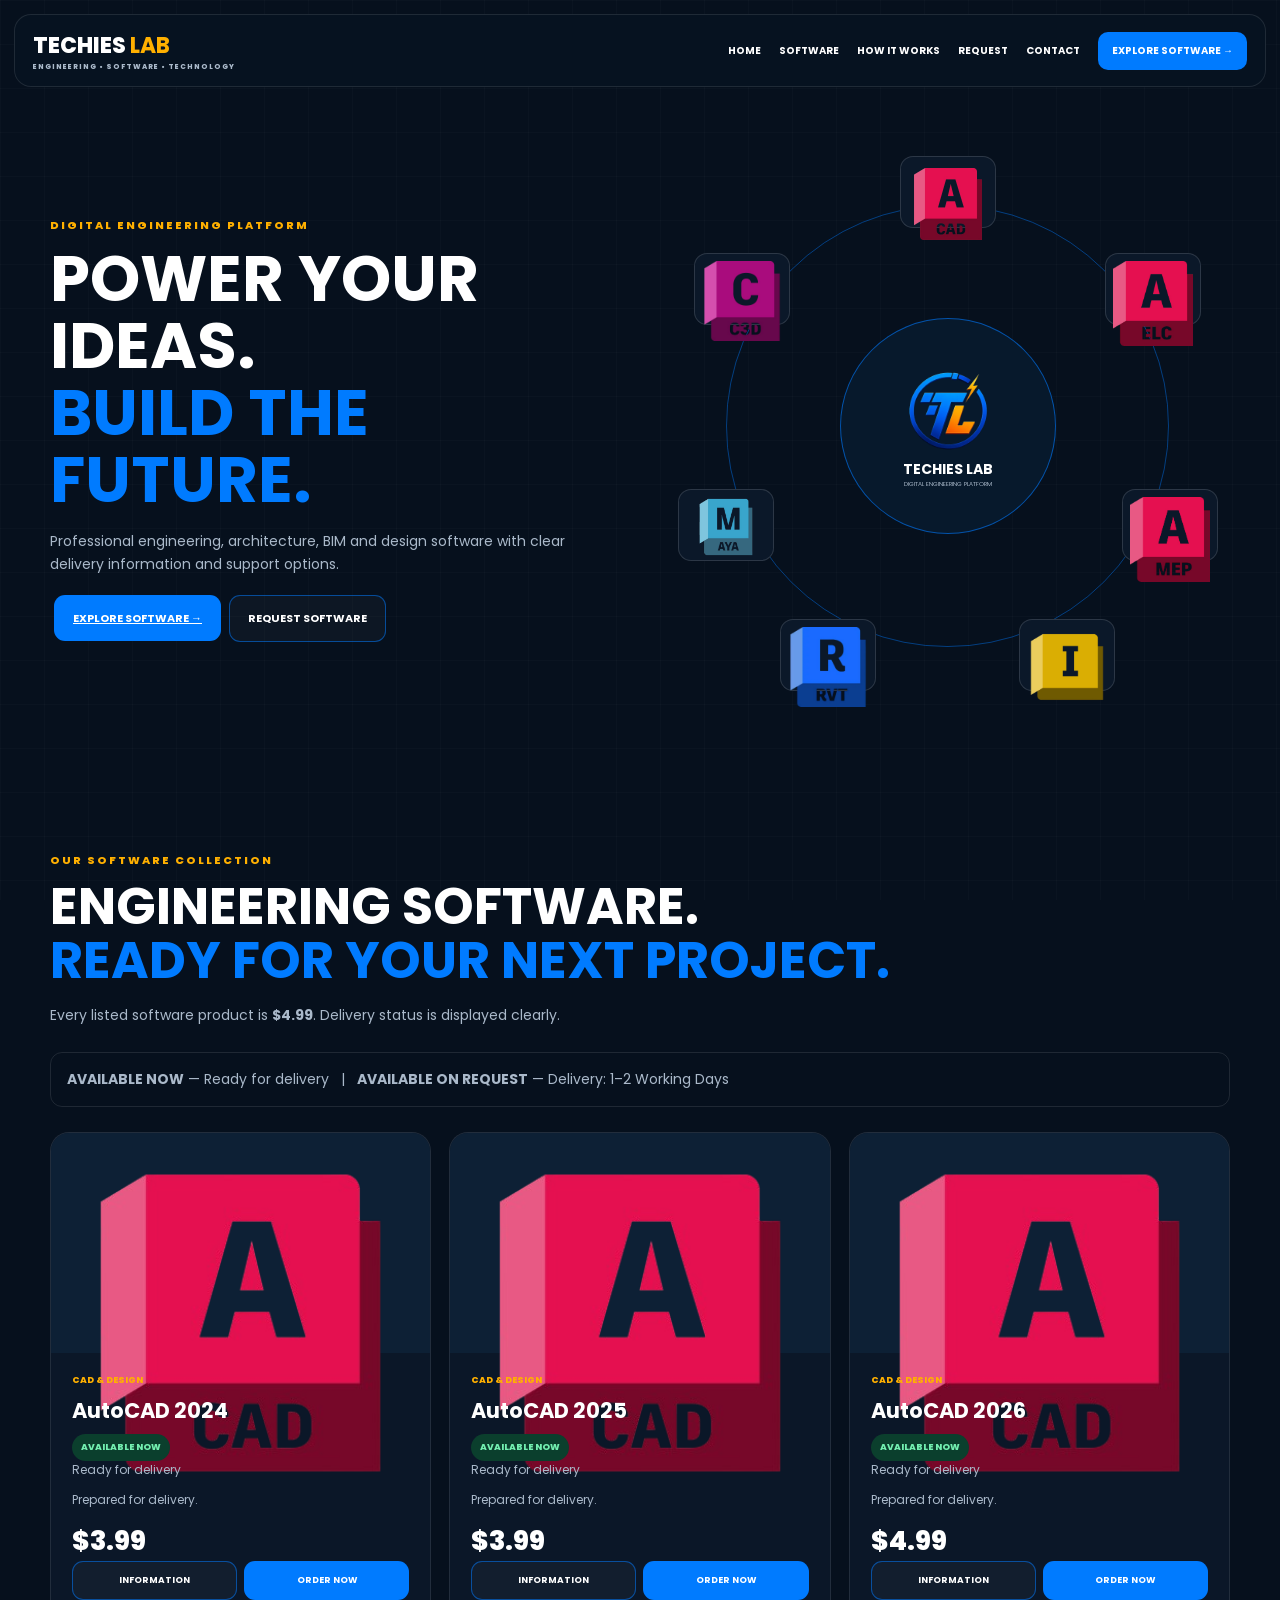
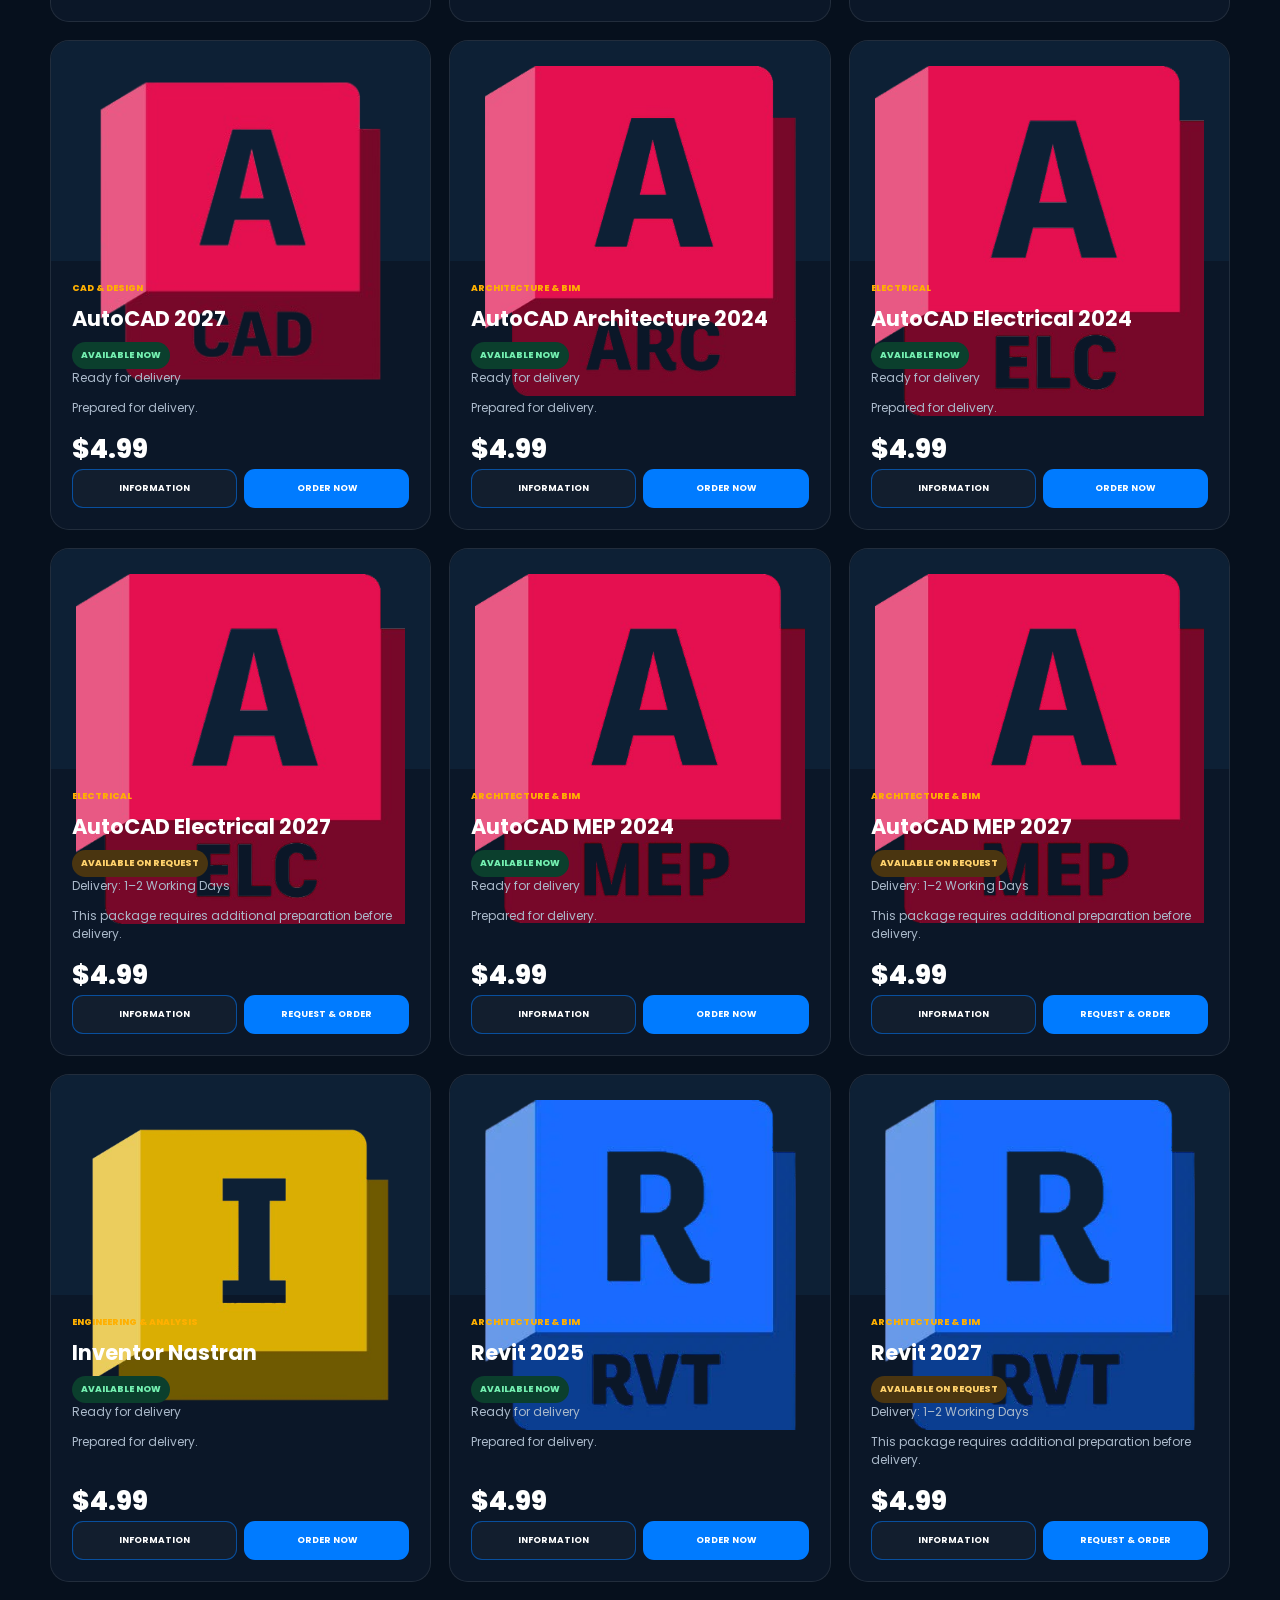
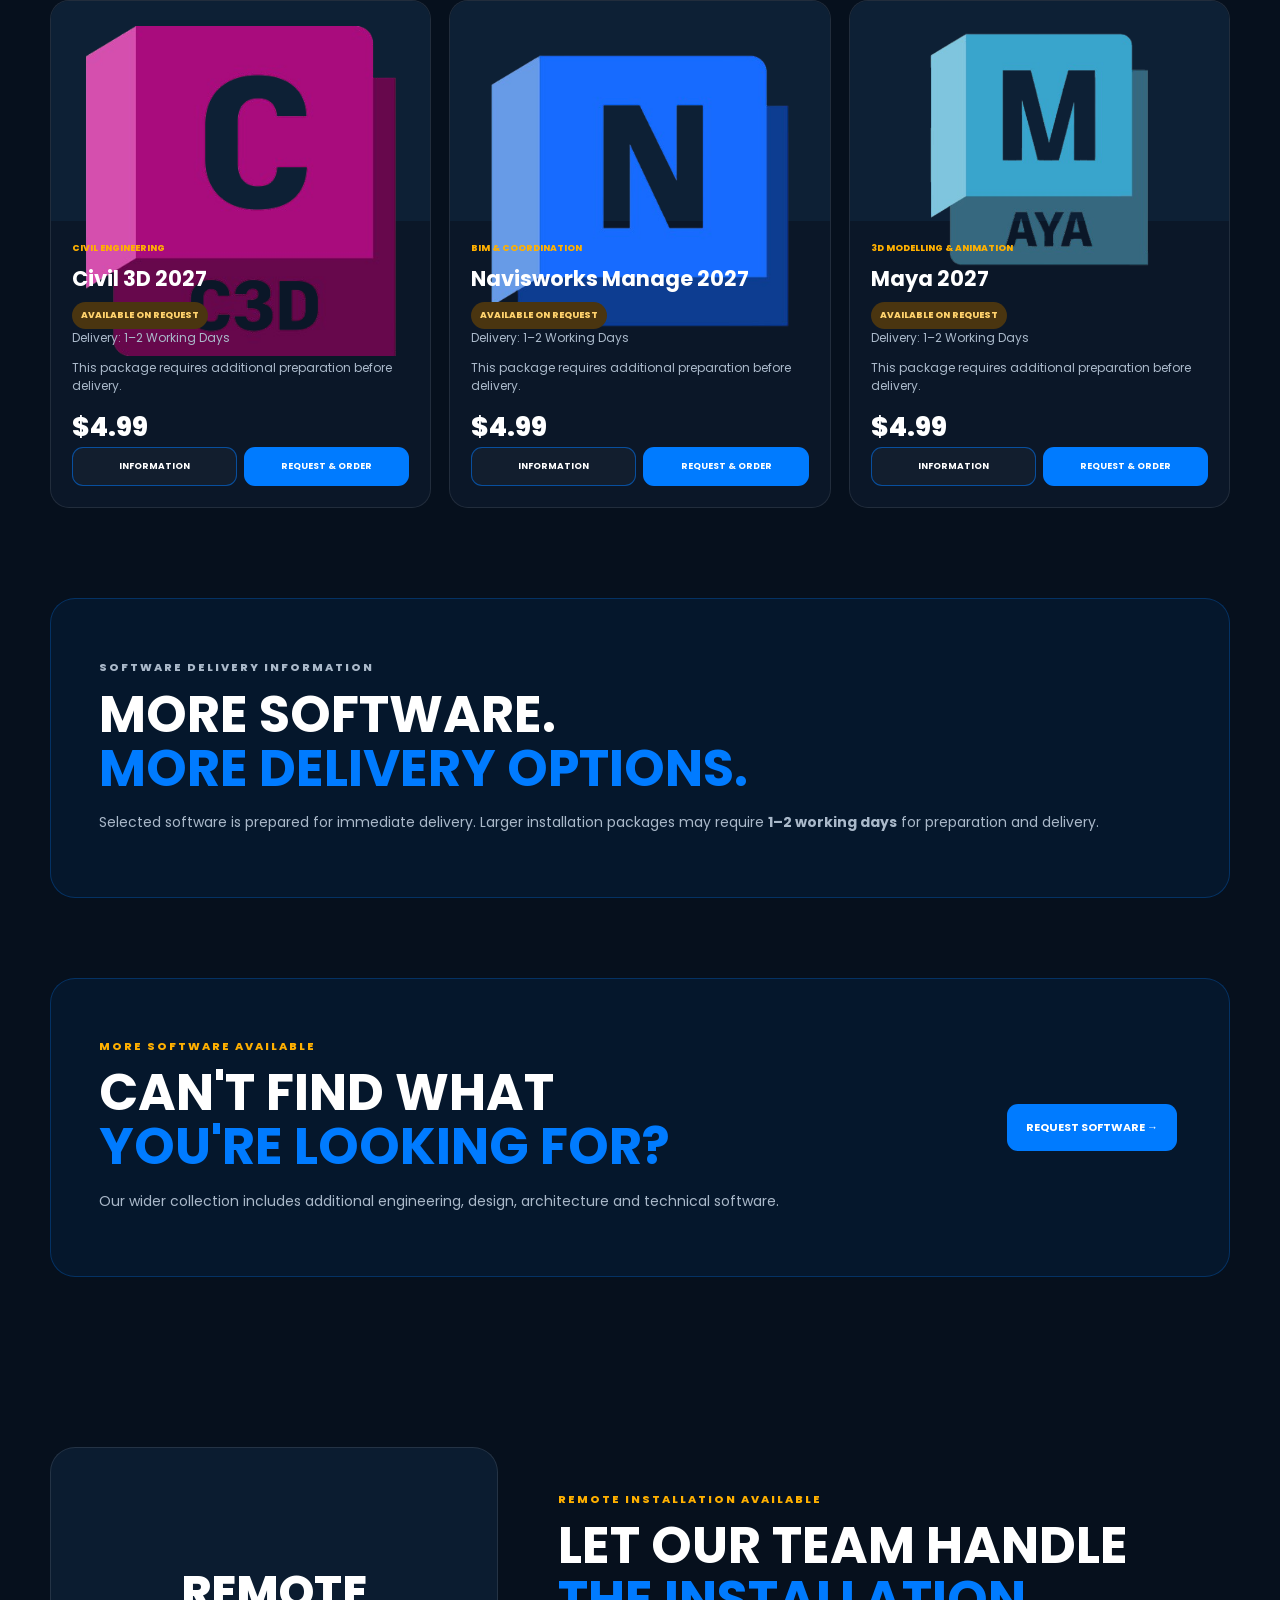
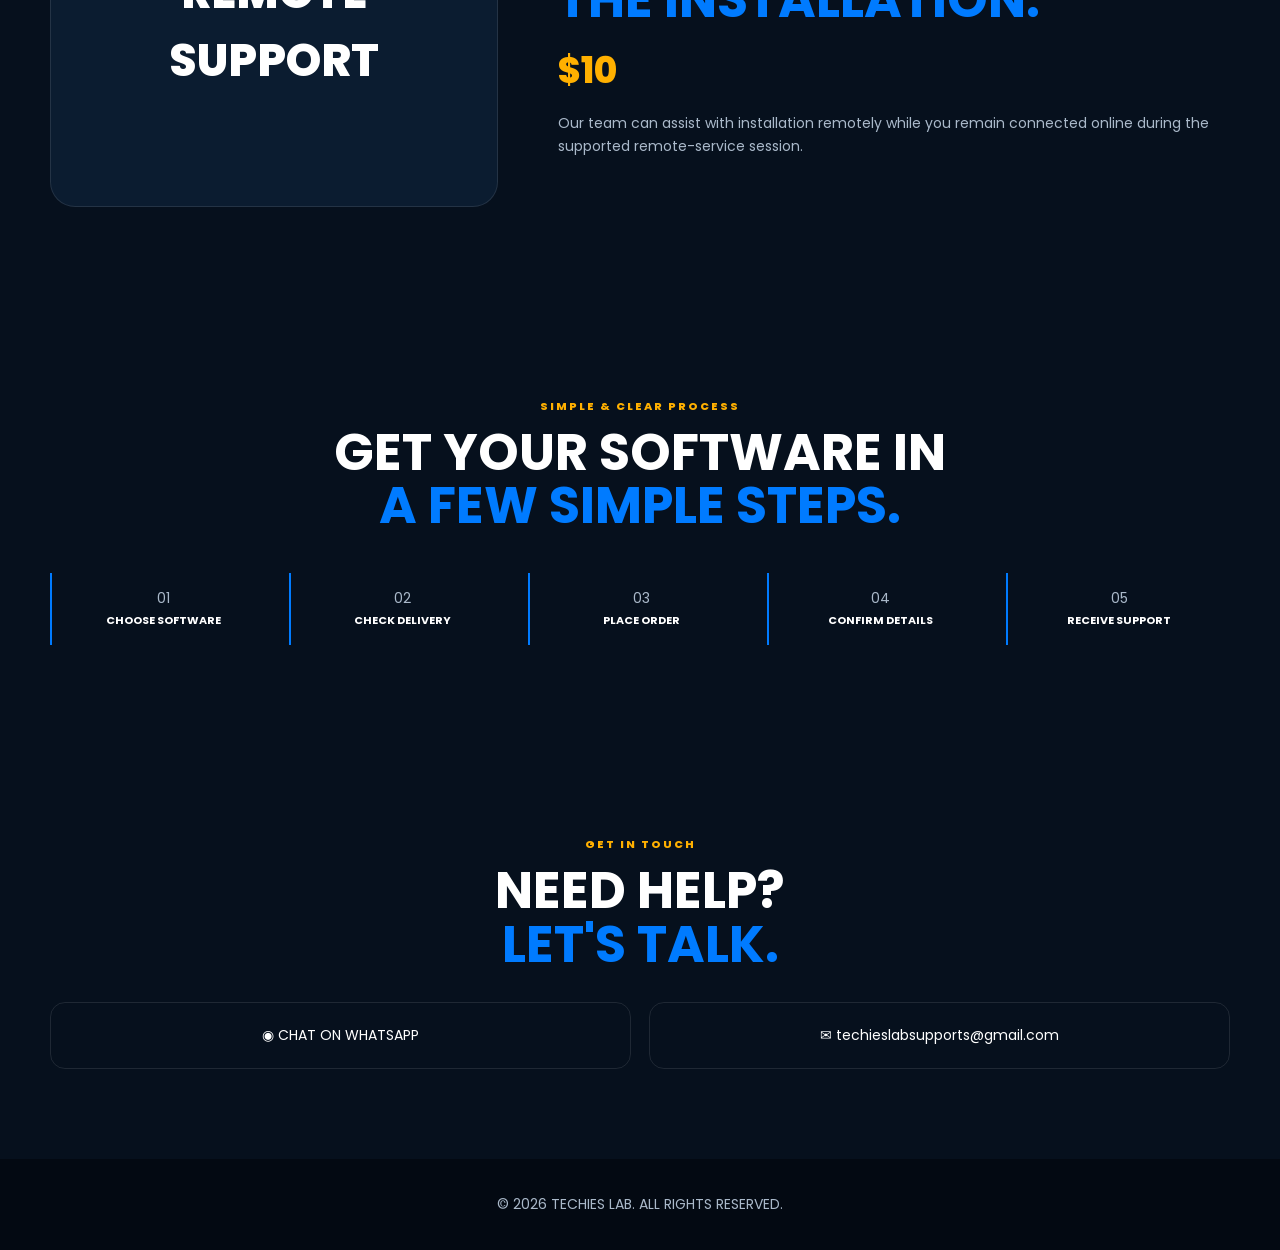
<file: index.html>
<!doctype html><html><head><meta charset="utf-8"><meta name="viewport" content="width=device-width,initial-scale=1"><title>Techies Lab</title><link rel="stylesheet" href="style.css"></head><body>
<header><div class="brand">TECHIES <b>LAB</b><small>ENGINEERING • SOFTWARE • TECHNOLOGY</small></div><nav id="nav"><a href="#home">HOME</a><a href="#software">SOFTWARE</a><a href="#how">HOW IT WORKS</a><a href="#request">REQUEST</a><a href="#contact">CONTACT</a><a class="cta" href="#software">EXPLORE SOFTWARE →</a></nav><button id="menu">☰</button></header>
<main id="home"><section class="hero wrap"><div><p class="eyebrow">DIGITAL ENGINEERING PLATFORM</p><h1>POWER YOUR IDEAS.<br><em>BUILD THE FUTURE.</em></h1><p class="muted">Professional engineering, architecture, BIM and design software with clear delivery information and support options.</p><a class="btn primary" href="#software">EXPLORE SOFTWARE →</a><button class="btn secondary" onclick="openRequest()">REQUEST SOFTWARE</button></div>
<div class="orbit"><div class="ring"></div><div class="core"><img src="assets/logos/techies-lab-logo.png" onerror="this.style.display='none'"><strong>TECHIES LAB</strong><small>DIGITAL ENGINEERING PLATFORM</small></div>
<div class="orb a"><img src="assets/logos/autocad.png" onerror="this.replaceWith(document.createTextNode('AutoCAD'))"></div><div class="orb b"><img src="assets/logos/electrical.png" onerror="this.replaceWith(document.createTextNode('Electrical'))"></div><div class="orb c"><img src="assets/logos/mep.png" onerror="this.replaceWith(document.createTextNode('MEP'))"></div><div class="orb d"><img src="assets/logos/inventor.png" onerror="this.replaceWith(document.createTextNode('Inventor'))"></div><div class="orb e"><img src="assets/logos/revit.png" onerror="this.replaceWith(document.createTextNode('Revit'))"></div><div class="orb f"><img src="assets/logos/maya.png" onerror="this.replaceWith(document.createTextNode('Maya'))"></div><div class="orb g"><img src="assets/logos/civil3d.png" onerror="this.replaceWith(document.createTextNode('Civil 3D'))"></div></div></section>
<section id="software" class="wrap section"><p class="eyebrow">OUR SOFTWARE COLLECTION</p><h2>ENGINEERING SOFTWARE.<br><em>READY FOR YOUR NEXT PROJECT.</em></h2><p class="muted">Every listed software product is <b>$4.99</b>. Delivery status is displayed clearly.</p><div class="notice"><b>AVAILABLE NOW</b> — Ready for delivery &nbsp; | &nbsp; <b>AVAILABLE ON REQUEST</b> — Delivery: 1–2 Working Days</div><div id="products"></div></section>
<section class="wrap delivery"><p class="eyebrow">SOFTWARE DELIVERY INFORMATION</p><h2>MORE SOFTWARE.<br><em>MORE DELIVERY OPTIONS.</em></h2><p>Selected software is prepared for immediate delivery. Larger installation packages may require <b>1–2 working days</b> for preparation and delivery.</p></section>
<section id="request" class="wrap request"><div><p class="eyebrow">MORE SOFTWARE AVAILABLE</p><h2>CAN'T FIND WHAT<br><em>YOU'RE LOOKING FOR?</em></h2><p class="muted">Our wider collection includes additional engineering, design, architecture and technical software.</p></div><button class="btn primary" onclick="openRequest()">REQUEST SOFTWARE →</button></section>
<section class="wrap remote section"><div class="visual">REMOTE<br>SUPPORT</div><div><p class="eyebrow">REMOTE INSTALLATION AVAILABLE</p><h2>LET OUR TEAM HANDLE<br><em>THE INSTALLATION.</em></h2><div class="remoteprice">$10</div><p class="muted">Our team can assist with installation remotely while you remain connected online during the supported remote-service session.</p></div></section>
<section id="how" class="wrap section center"><p class="eyebrow">SIMPLE & CLEAR PROCESS</p><h2>GET YOUR SOFTWARE IN<br><em>A FEW SIMPLE STEPS.</em></h2><div class="steps"><div>01<br><b>CHOOSE SOFTWARE</b></div><div>02<br><b>CHECK DELIVERY</b></div><div>03<br><b>PLACE ORDER</b></div><div>04<br><b>CONFIRM DETAILS</b></div><div>05<br><b>RECEIVE SUPPORT</b></div></div></section>
<section id="contact" class="wrap section center"><p class="eyebrow">GET IN TOUCH</p><h2>NEED HELP?<br><em>LET'S TALK.</em></h2><div class="contacts"><a href="https://wa.me/2349071766222">◉ CHAT ON WHATSAPP</a><a href="mailto:techieslabsupports@gmail.com">✉ techieslabsupports@gmail.com</a></div></section></main>
<footer>© 2026 TECHIES LAB. ALL RIGHTS RESERVED.</footer>
<div class="backdrop" onclick="closeAll()"></div><div class="modal" id="requestModal"><button onclick="closeAll()">×</button><p class="eyebrow">SOFTWARE REQUEST</p><h2>REQUEST A SOFTWARE</h2><form id="requestForm"><input required name="name" placeholder="Full Name"><input required type="email" name="email" placeholder="Email Address"><input required name="software" placeholder="Software Name"><select name="version"><option value="">Version Needed</option><option>2024</option><option>2025</option><option>2026</option><option>2027</option><option>Other</option></select><select name="category"><option value="">Software Category</option><option>Engineering & Design</option><option>Architecture & BIM</option><option>Electrical</option><option>Mechanical</option><option>3D Modelling & Animation</option></select><textarea name="details" placeholder="Additional details"></textarea><button type="submit" class="btn primary">SEND REQUEST →</button></form></div>
<div class="modal" id="infoModal"><button onclick="closeAll()">×</button><div id="infoBody"></div></div><div class="modal" id="orderModal"><button onclick="closeAll()">×</button><div id="orderBody"></div></div><script src="https://js.paystack.co/v2/inline.js"></script><script src="https://checkout.flutterwave.com/v3.js"></script><script src="script.js"></script></body></html>
</file>
<file: style.css>
@import url("https://fonts.googleapis.com/css2?family=Poppins:wght@400;600;700;800&display=swap");:root{--b:#007BFF;--o:#FFB000;--bg:#06101d;--m:#aab9ca}*{box-sizing:border-box}html{scroll-behavior:smooth}body{margin:0;background:var(--bg);color:#fff;font:14px Poppins}body:before{content:"";position:fixed;inset:0;z-index:-1;background-image:linear-gradient(#ffffff05 1px,transparent 1px),linear-gradient(90deg,#ffffff05 1px,transparent 1px);background-size:44px 44px}.wrap{width:min(1180px,calc(100% - 40px));margin:auto}header{position:sticky;top:10px;z-index:10;width:min(1260px,calc(100% - 28px));margin:14px auto;padding:14px 18px;background:#071321ee;border:1px solid #ffffff1a;border-radius:17px;display:flex;justify-content:space-between;align-items:center}.brand{font-size:22px;font-weight:800}.brand b,em{color:var(--o);font-style:normal}.brand small{display:block;font-size:7px;color:var(--m);letter-spacing:1px}nav{display:flex;gap:18px;align-items:center}nav a{color:#fff;text-decoration:none;font-size:10px;font-weight:700}.cta{background:var(--b);padding:11px 14px;border-radius:10px}#menu{display:none;background:none;border:0;color:#fff;font-size:24px}.hero{min-height:650px;display:grid;grid-template-columns:1fr 1fr;gap:50px;align-items:center}.eyebrow{color:var(--o);font-size:11px;font-weight:800;letter-spacing:2px}h1,h2{font-size:clamp(36px,5vw,68px);line-height:1.05;margin:8px 0 16px}h1 em,h2 em{color:var(--b)}h2{font-size:clamp(32px,4vw,52px)}.muted{color:var(--m);line-height:1.7}.btn{border:1px solid transparent;border-radius:11px;padding:14px 18px;margin:4px;font:700 11px Poppins;cursor:pointer}.primary{background:var(--b);color:#fff}.secondary{background:#ffffff08;color:#fff;border-color:#007bff88}.orbit{width:min(540px,100%);aspect-ratio:1;position:relative;margin:auto}.ring{position:absolute;inset:9%;border:1px solid #007bff70;border-radius:50%}.core{position:absolute;left:50%;top:50%;transform:translate(-50%,-50%);width:40%;aspect-ratio:1;border-radius:50%;border:1px solid #007bff99;background:#07192c;display:flex;flex-direction:column;justify-content:center;align-items:center;text-align:center}.core img{width:72%;height:45%;object-fit:contain}.core small{font-size:6px;color:var(--m)}.orb{position:absolute;width:96px;height:72px;border:1px solid #ffffff22;border-radius:13px;background:#0b1829;padding:7px;display:grid;place-items:center;text-align:center;font-size:9px;font-weight:700}.orb img{width:100%;height:100%;object-fit:contain}.a{left:50%;top:0;transform:translateX(-50%)}.b{right:3%;top:18%}.c{right:0;bottom:25%}.d{right:19%;bottom:1%}.e{left:19%;bottom:1%}.f{left:0;bottom:25%}.g{left:3%;top:18%}.section{padding:90px 0}.notice{padding:16px;border:1px solid #ffffff1a;border-radius:12px;color:var(--m);margin:25px 0}#products{display:grid;grid-template-columns:repeat(3,1fr);gap:18px}.card{border:1px solid #ffffff18;border-radius:19px;overflow:hidden;background:#0b1728;display:flex;flex-direction:column}.logo{height:220px;padding:25px;display:grid;place-items:center;background:#0d2035}.logo img{width:100%;height:100%;object-fit:contain}.fallback{display:none;width:90px;height:90px;border-radius:20px;background:#007bff33;place-items:center}.body{padding:21px;display:flex;flex-direction:column;flex:1}.cat{font-size:9px;color:var(--o);font-weight:800}.body h3{font-size:21px;margin:8px 0}.badge{font-size:9px;font-weight:800;padding:7px 9px;border-radius:999px;width:max-content}.now{background:#0b3f2d;color:#73efb0}.req{background:#4a3510;color:#ffd26c}.status,.body p{color:var(--m);font-size:12px}.price{font-size:27px;font-weight:800;margin-top:auto}.actions{display:grid;grid-template-columns:1fr 1fr;gap:7px}.actions button{margin:0;padding:12px 6px;font-size:9px}.delivery,.request{padding:48px;border:1px solid #007bff44;border-radius:25px;background:#007bff12;margin-bottom:80px}.delivery p{color:var(--m);line-height:1.7}.request{display:flex;justify-content:space-between;align-items:center}.remote{display:grid;grid-template-columns:.8fr 1.2fr;gap:60px;align-items:center}.visual{min-height:360px;border-radius:25px;background:#0b1c30;border:1px solid #ffffff1a;display:grid;place-items:center;text-align:center;font-size:45px;font-weight:800}.remoteprice{font-size:36px;font-weight:800;color:var(--o)}.center{text-align:center}.steps{display:grid;grid-template-columns:repeat(5,1fr);gap:15px;margin-top:40px}.steps div{border-left:2px solid var(--b);padding:15px;color:var(--m)}.steps b{color:#fff;font-size:11px}.contacts{display:grid;grid-template-columns:1fr 1fr;gap:18px;margin-top:30px}.contacts a{padding:22px;border:1px solid #ffffff1a;border-radius:15px;color:#fff;text-decoration:none}footer{padding:35px;text-align:center;color:var(--m);background:#030912}.backdrop{position:fixed;inset:0;background:#000c;opacity:0;pointer-events:none;z-index:30}.modal{position:fixed;left:50%;top:50%;transform:translate(-50%,-46%);width:min(680px,calc(100% - 28px));max-height:88vh;overflow:auto;background:#0b1728;border:1px solid #ffffff25;border-radius:22px;padding:30px;opacity:0;pointer-events:none;z-index:31}.modal.open,.backdrop.open{opacity:1;pointer-events:auto}.modal.open{transform:translate(-50%,-50%)}.modal>button{position:absolute;right:14px;top:7px;background:none;border:0;color:#fff;font-size:27px}.modal form{display:grid;grid-template-columns:1fr 1fr;gap:12px}.modal input,.modal select,.modal textarea{background:#06101d;border:1px solid #ffffff18;border-radius:10px;padding:13px;color:#fff}.modal textarea,.modal form .btn{grid-column:1/-1}.box{padding:15px;border:1px solid #ffffff18;border-radius:12px;margin:12px 0;background:#06101d}.total{font-size:25px;font-weight:800}@media(max-width:980px){nav{display:none}#menu{display:block}header.open nav{display:flex;position:absolute;right:10px;top:70px;flex-direction:column;align-items:stretch;padding:15px;background:#081421;border:1px solid #ffffff1a;border-radius:14px}.hero,.remote{grid-template-columns:1fr;text-align:center}#products{grid-template-columns:repeat(2,1fr)}.steps{grid-template-columns:repeat(3,1fr)}.request{display:block}.contacts{grid-template-columns:1fr}}@media(max-width:620px){#products,.steps{grid-template-columns:1fr}.orb{width:74px;height:58px}.modal form{grid-template-columns:1fr}.actions{grid-template-columns:1fr}.hero h1{font-size:43px}}
</file>
